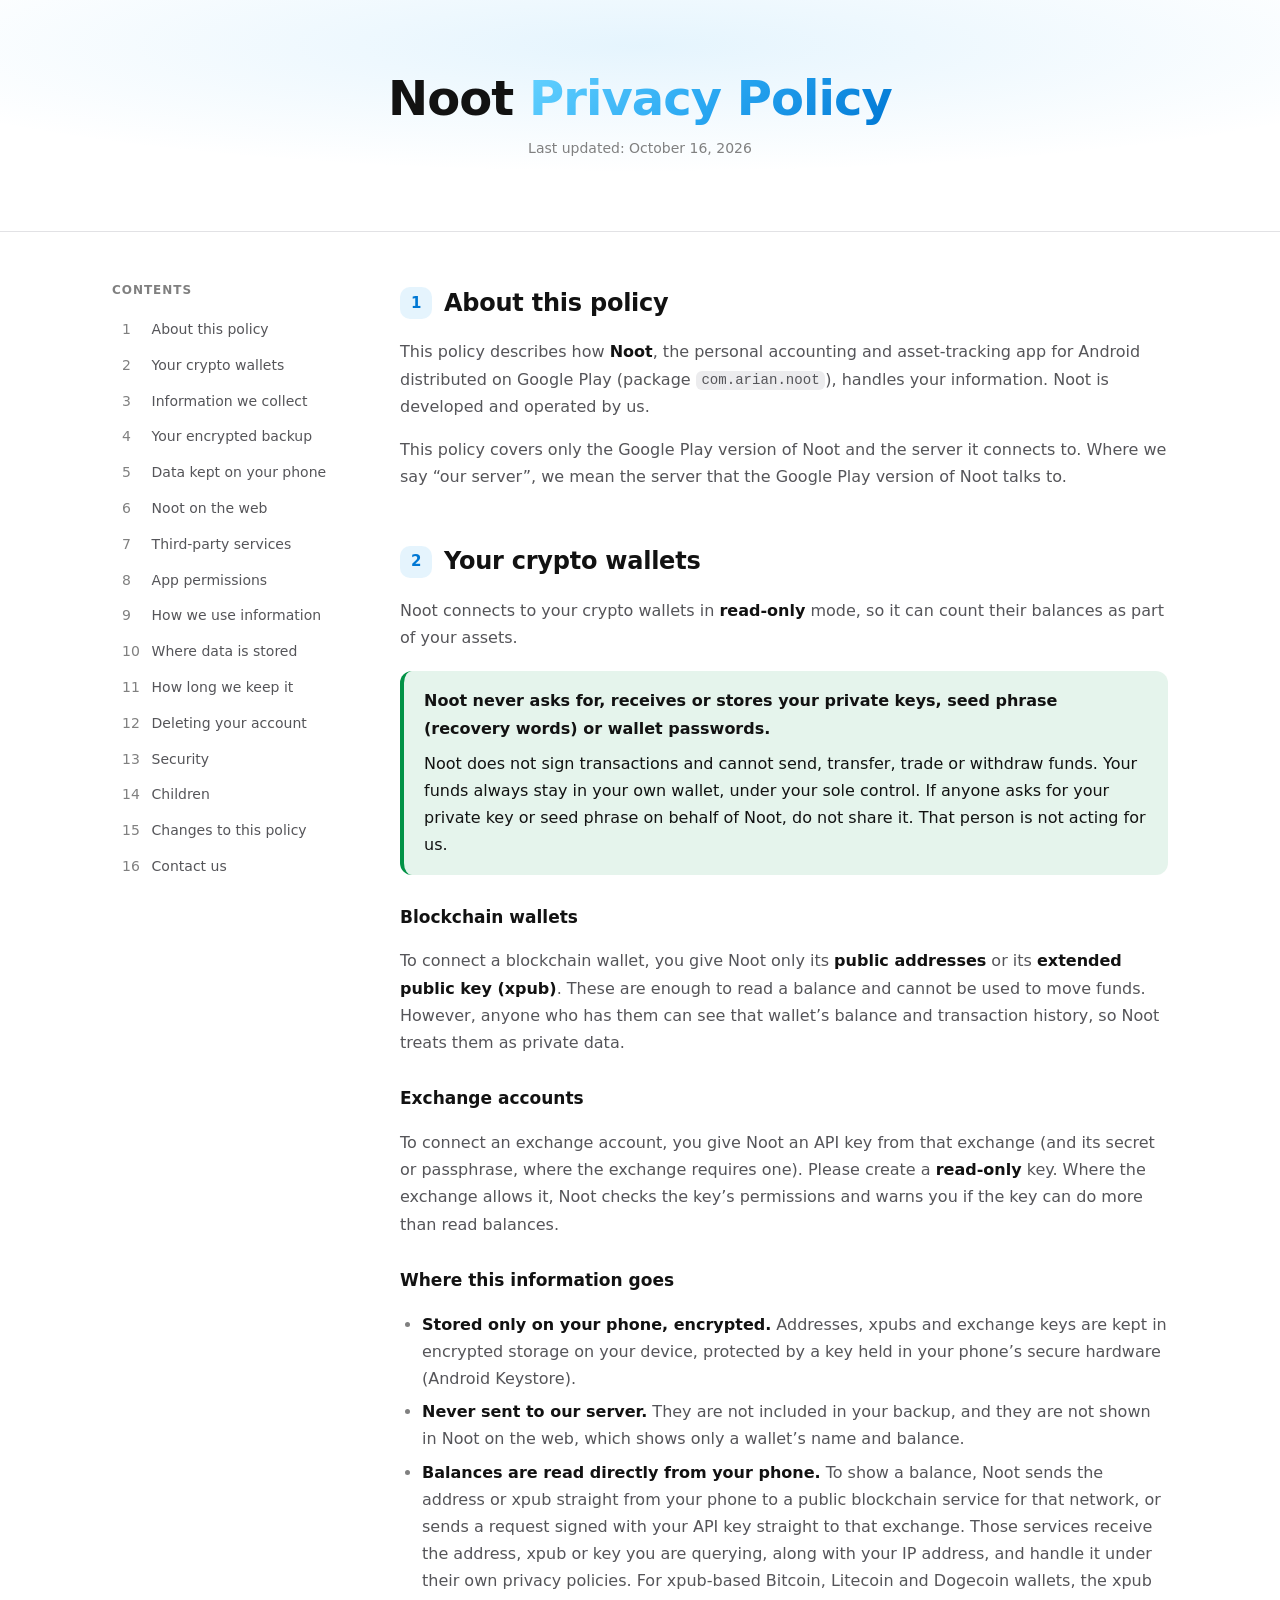
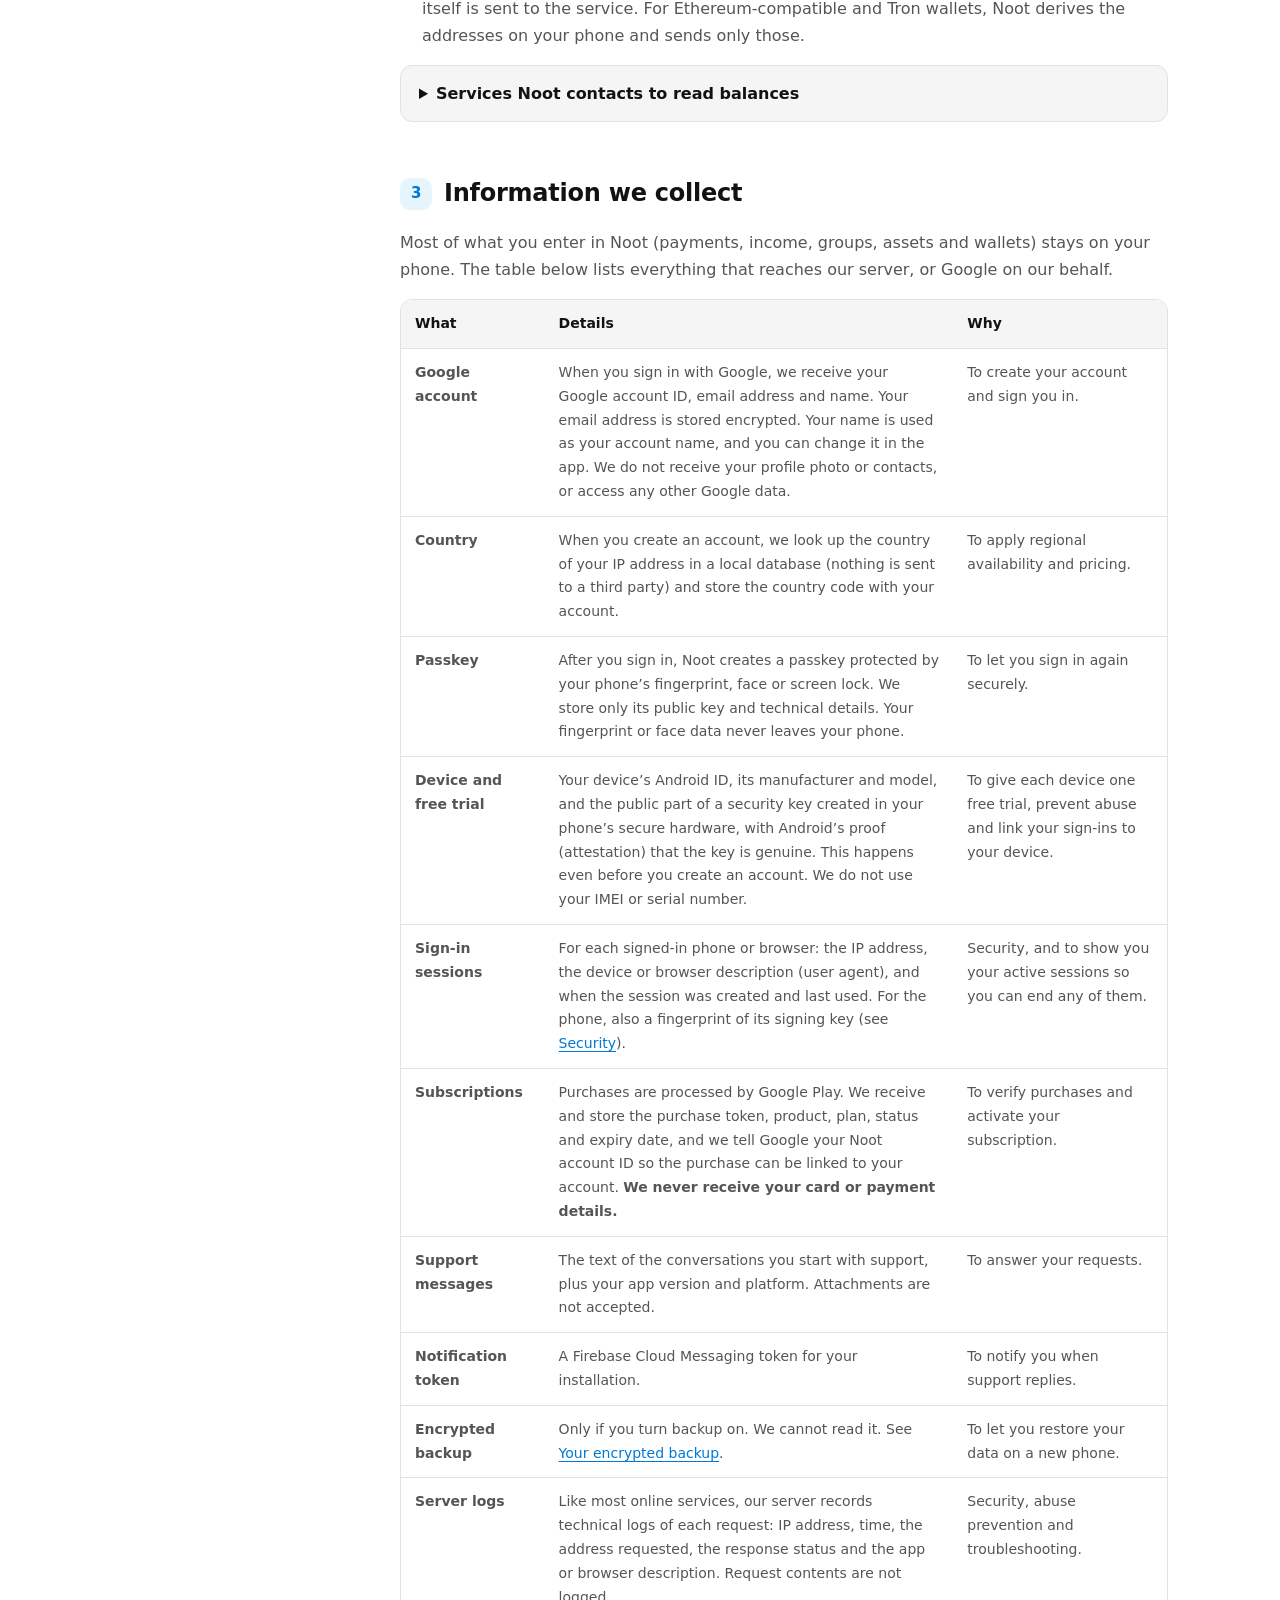
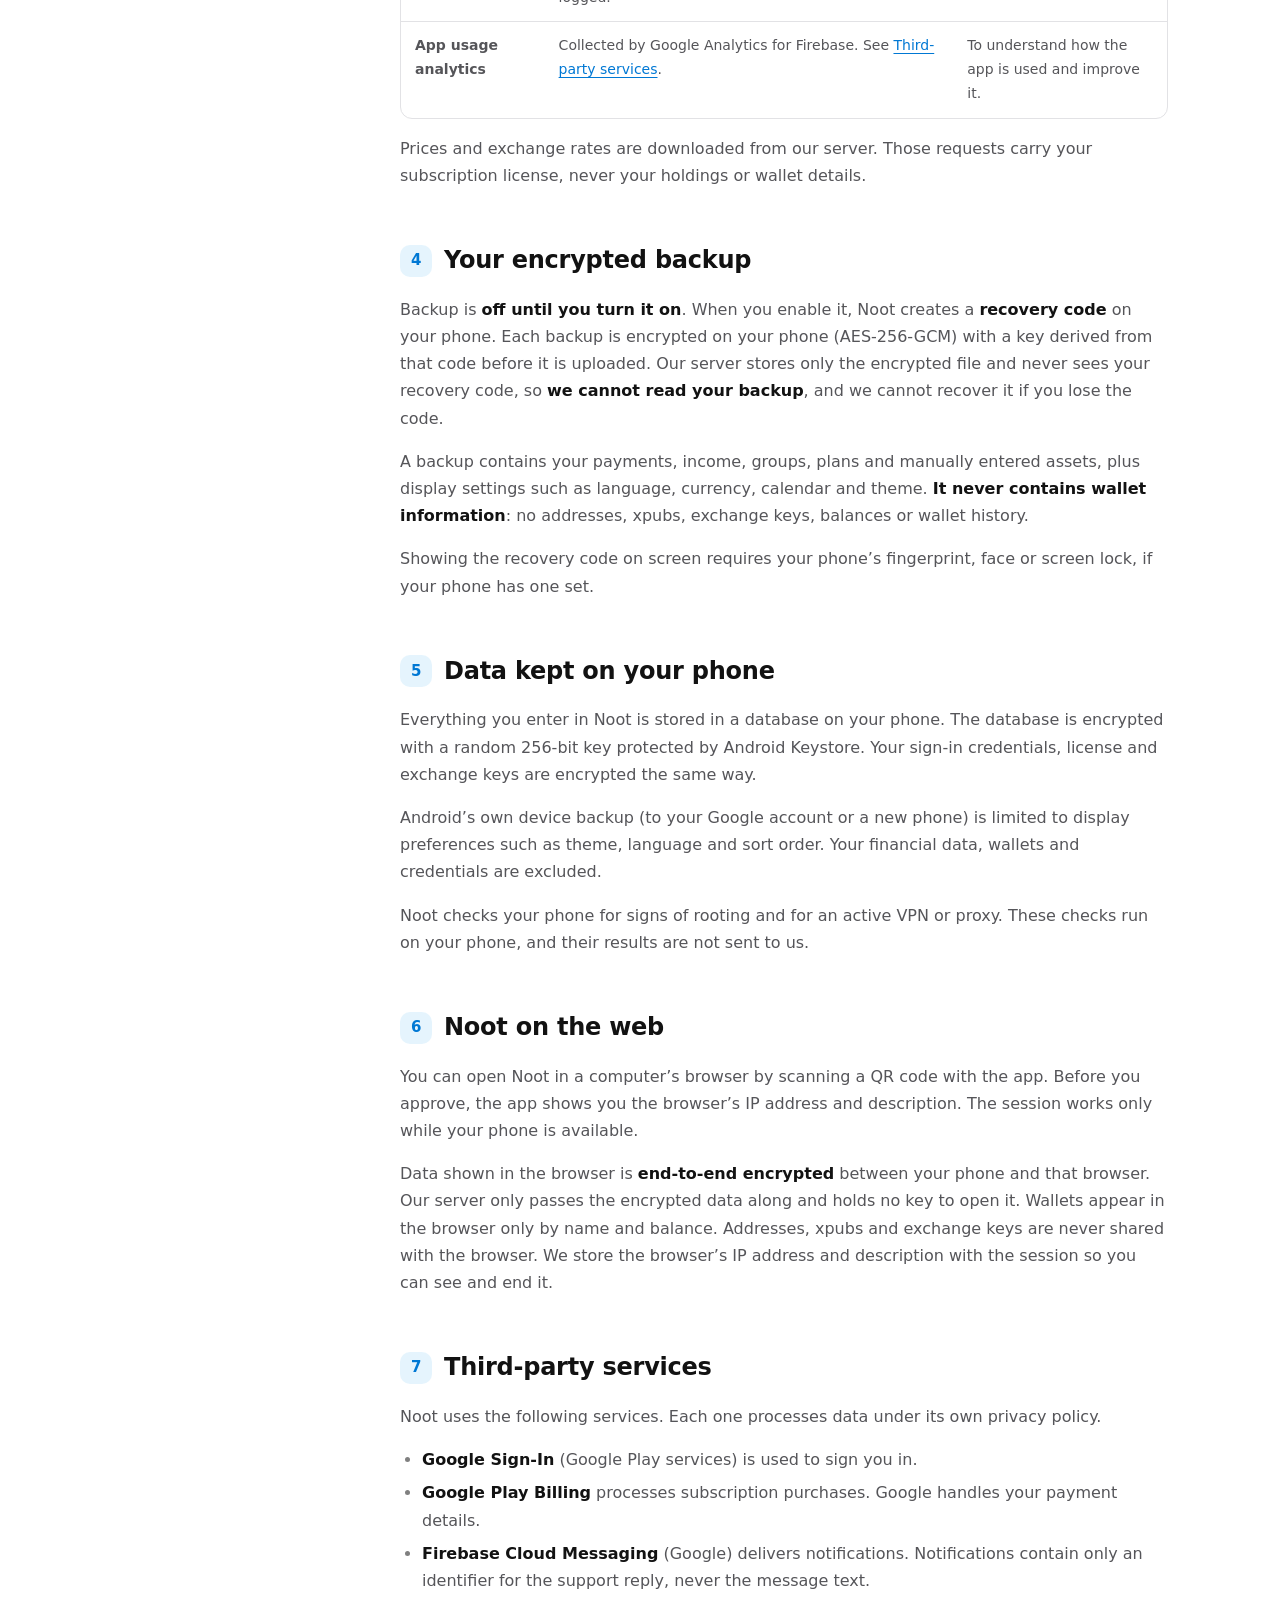
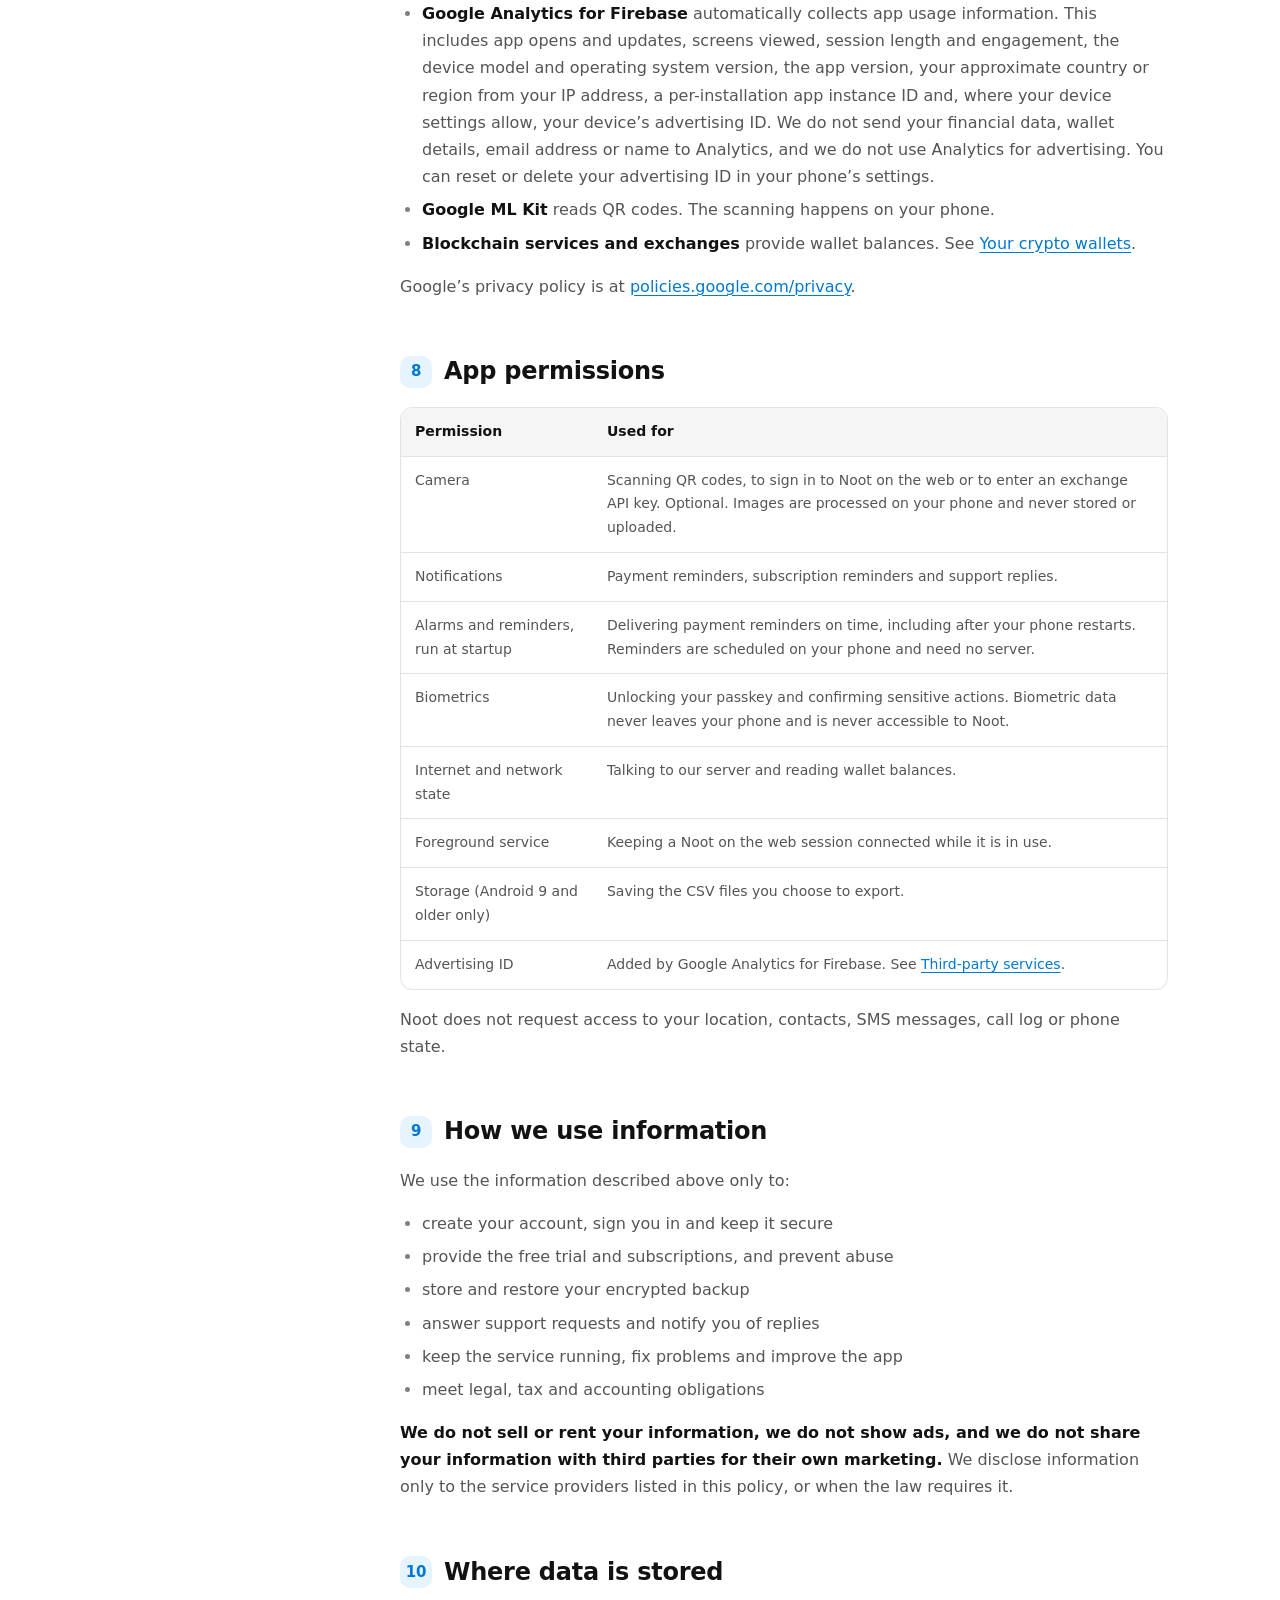
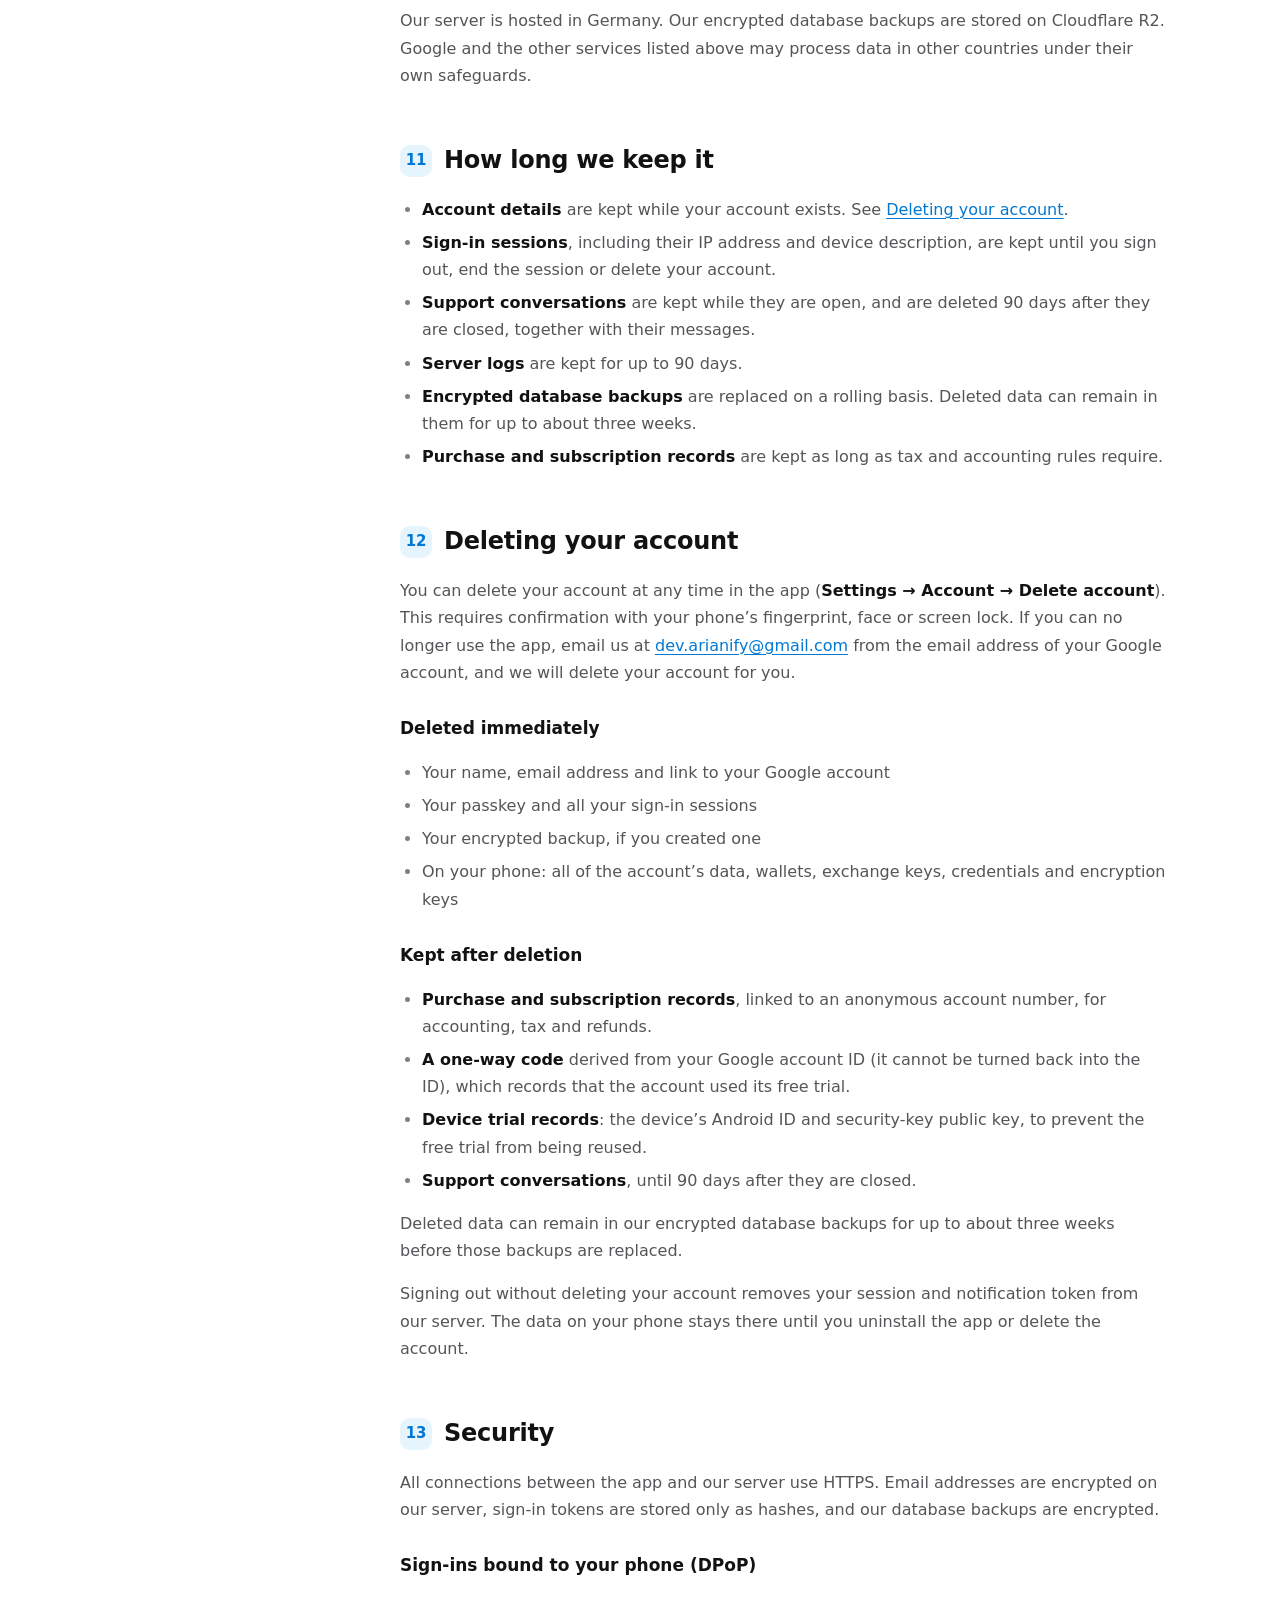
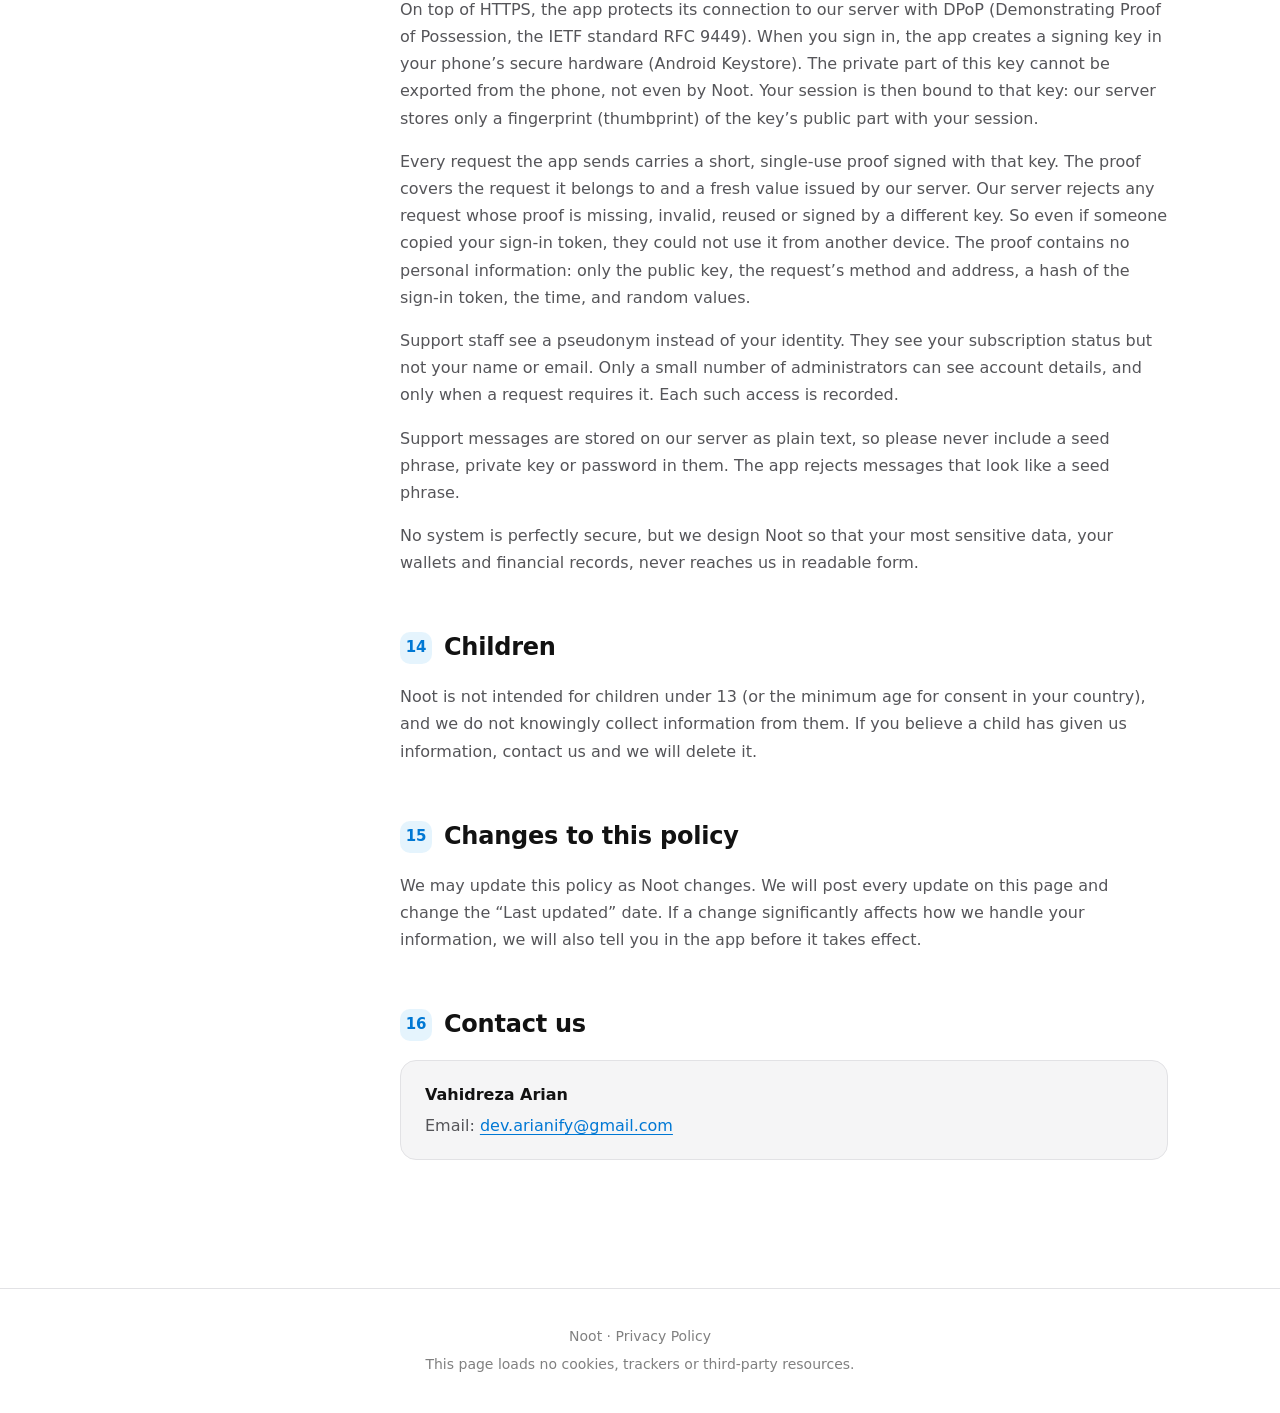
<file: index.html>
<!doctype html>
<html lang="en">
<head>
  <meta charset="utf-8">
  <meta name="viewport" content="width=device-width, initial-scale=1">
  <title>Noot Privacy Policy</title>
  <meta name="robots" content="noindex">
  <link rel="canonical" href="https://arianify.com/noot/privacy-policy/">
  <meta http-equiv="refresh" content="0; url=noot/privacy-policy/">
  <script>location.replace("noot/privacy-policy/" + location.hash);</script>
</head>
<body>
  <p><a href="noot/privacy-policy/">Noot Privacy Policy</a></p>
</body>
</html>
</file>
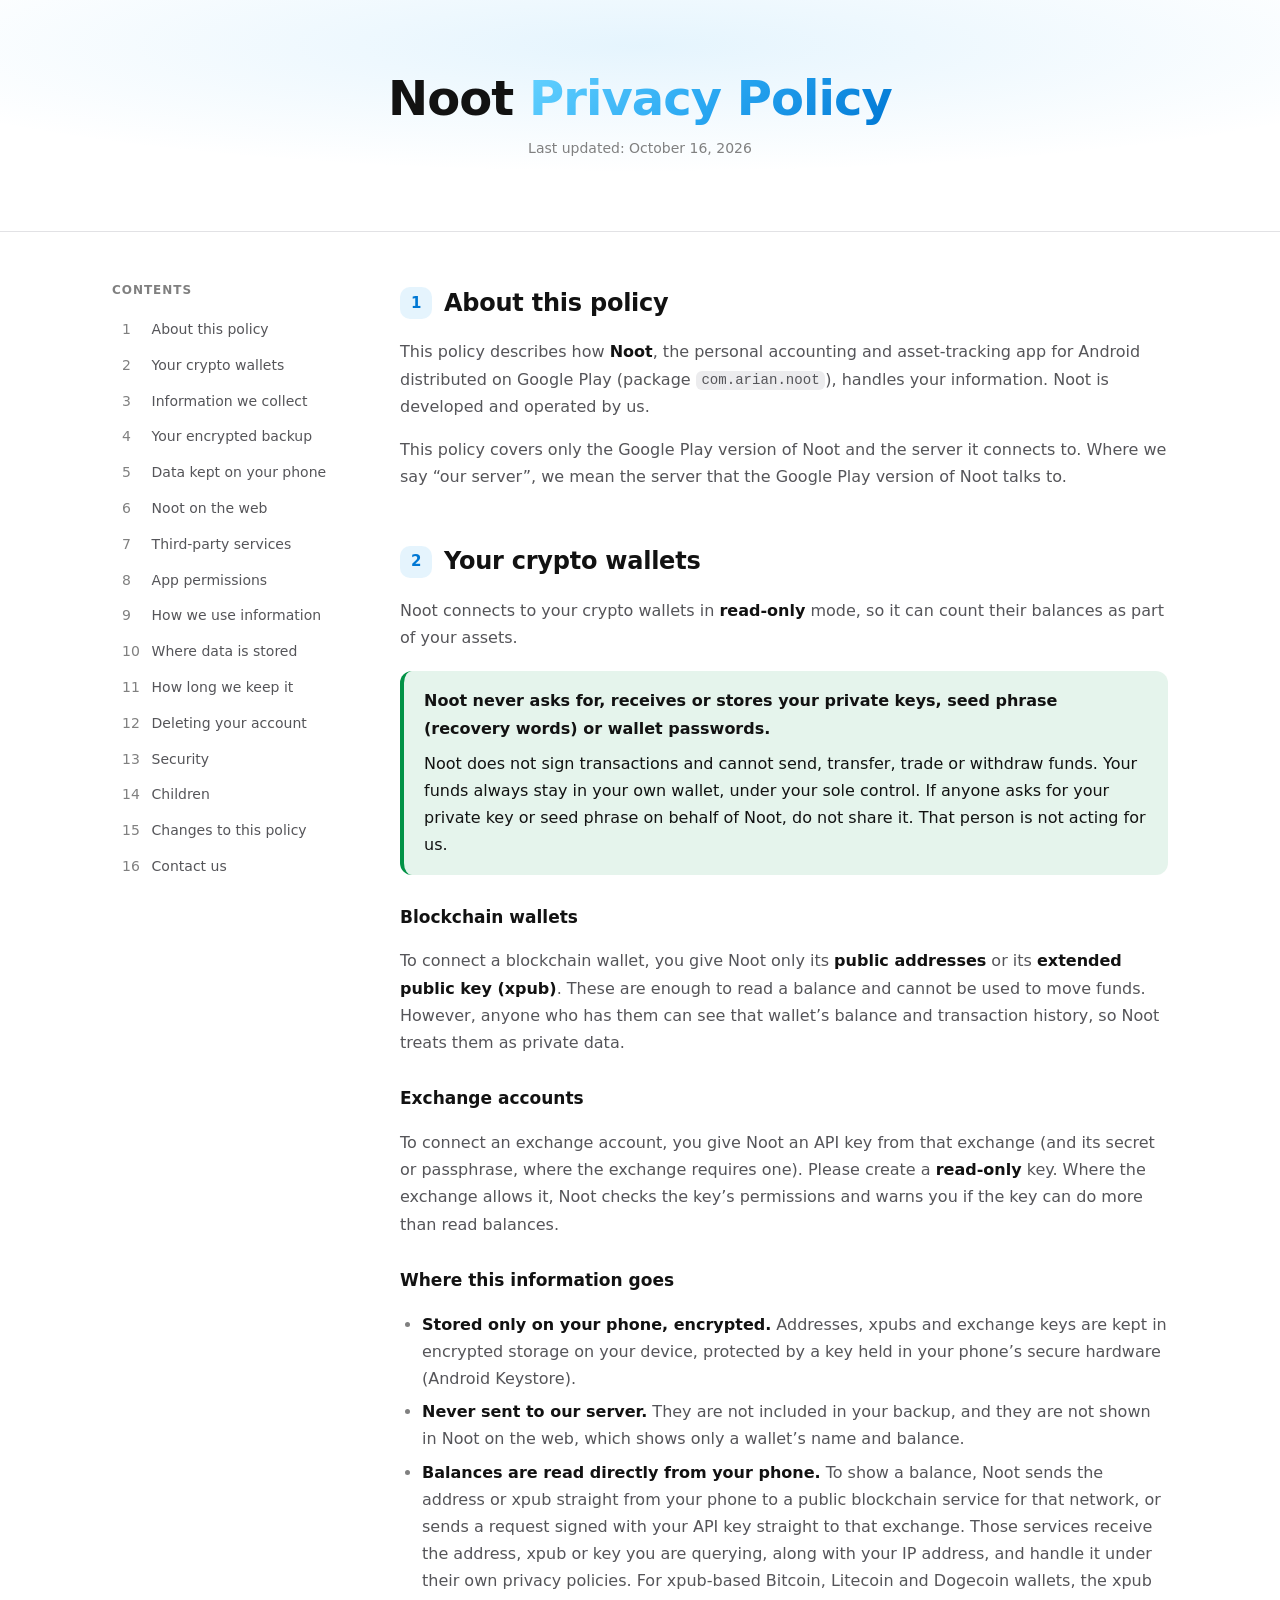
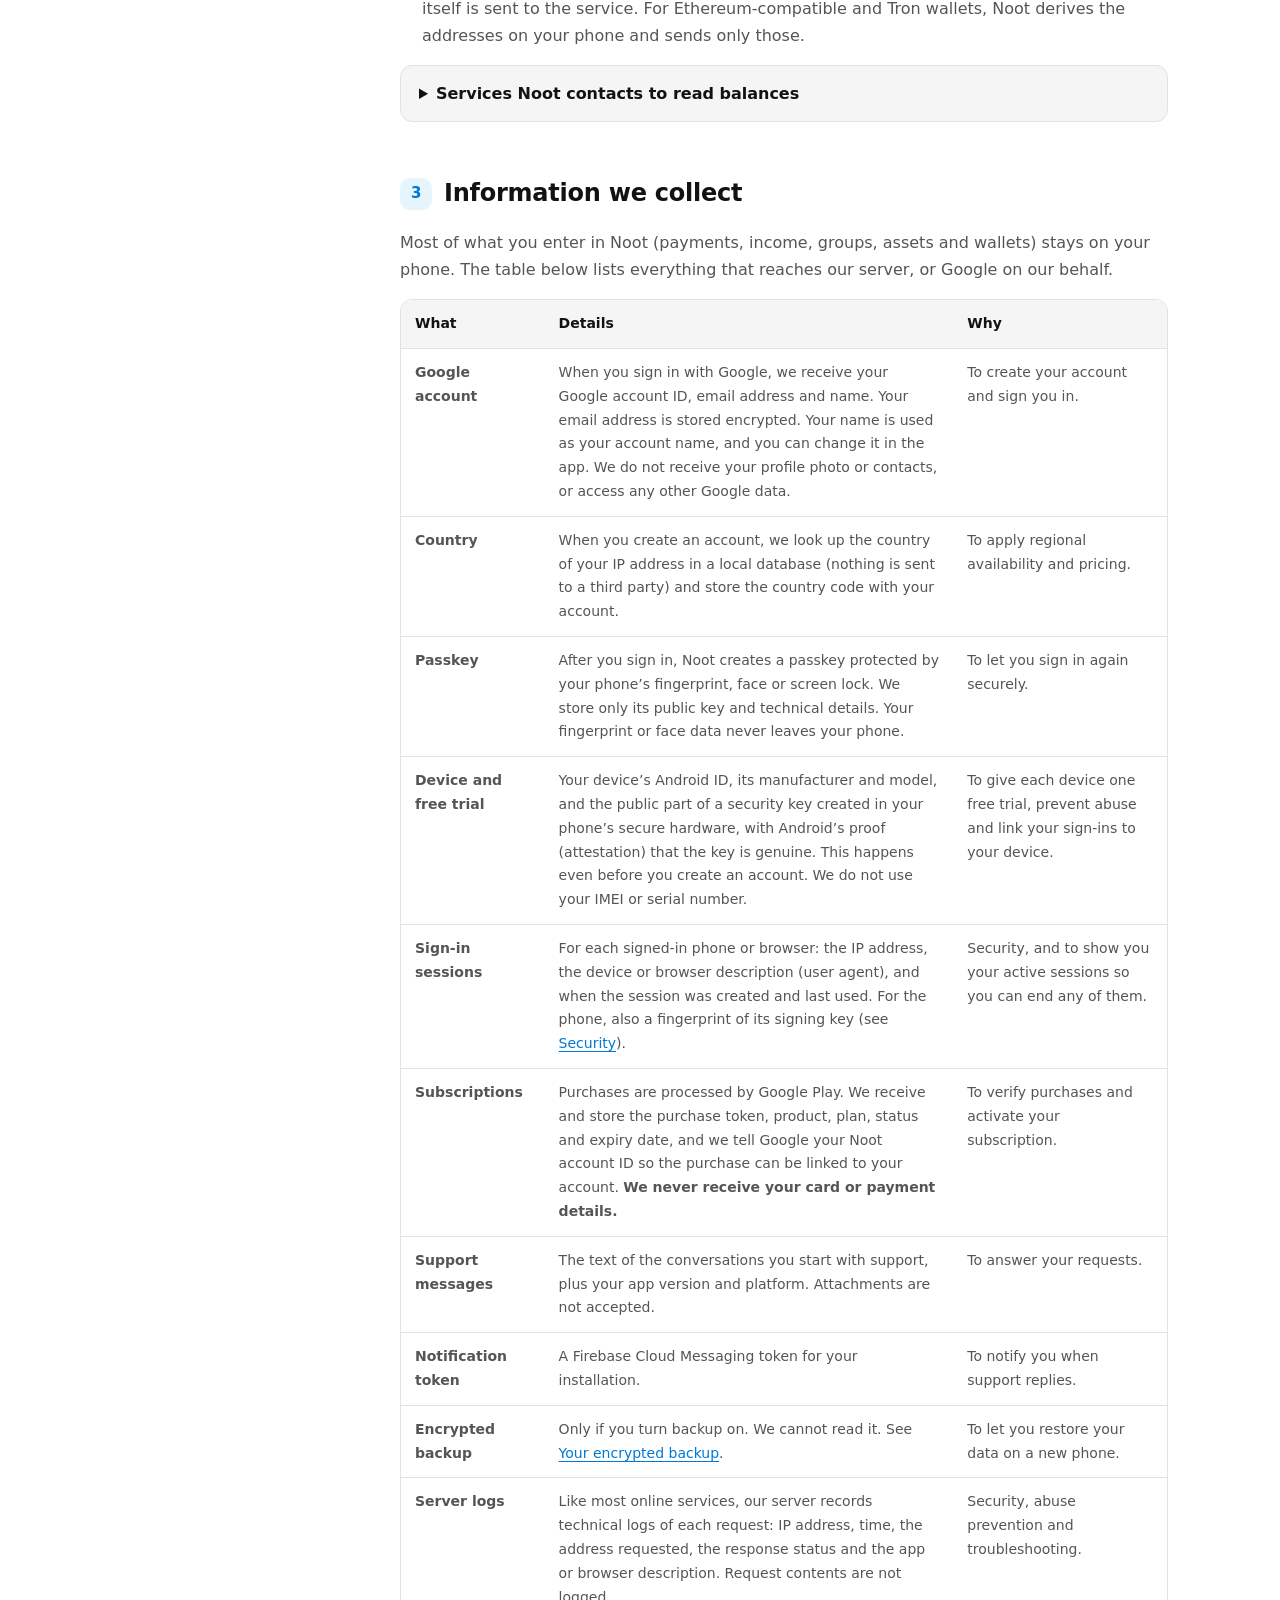
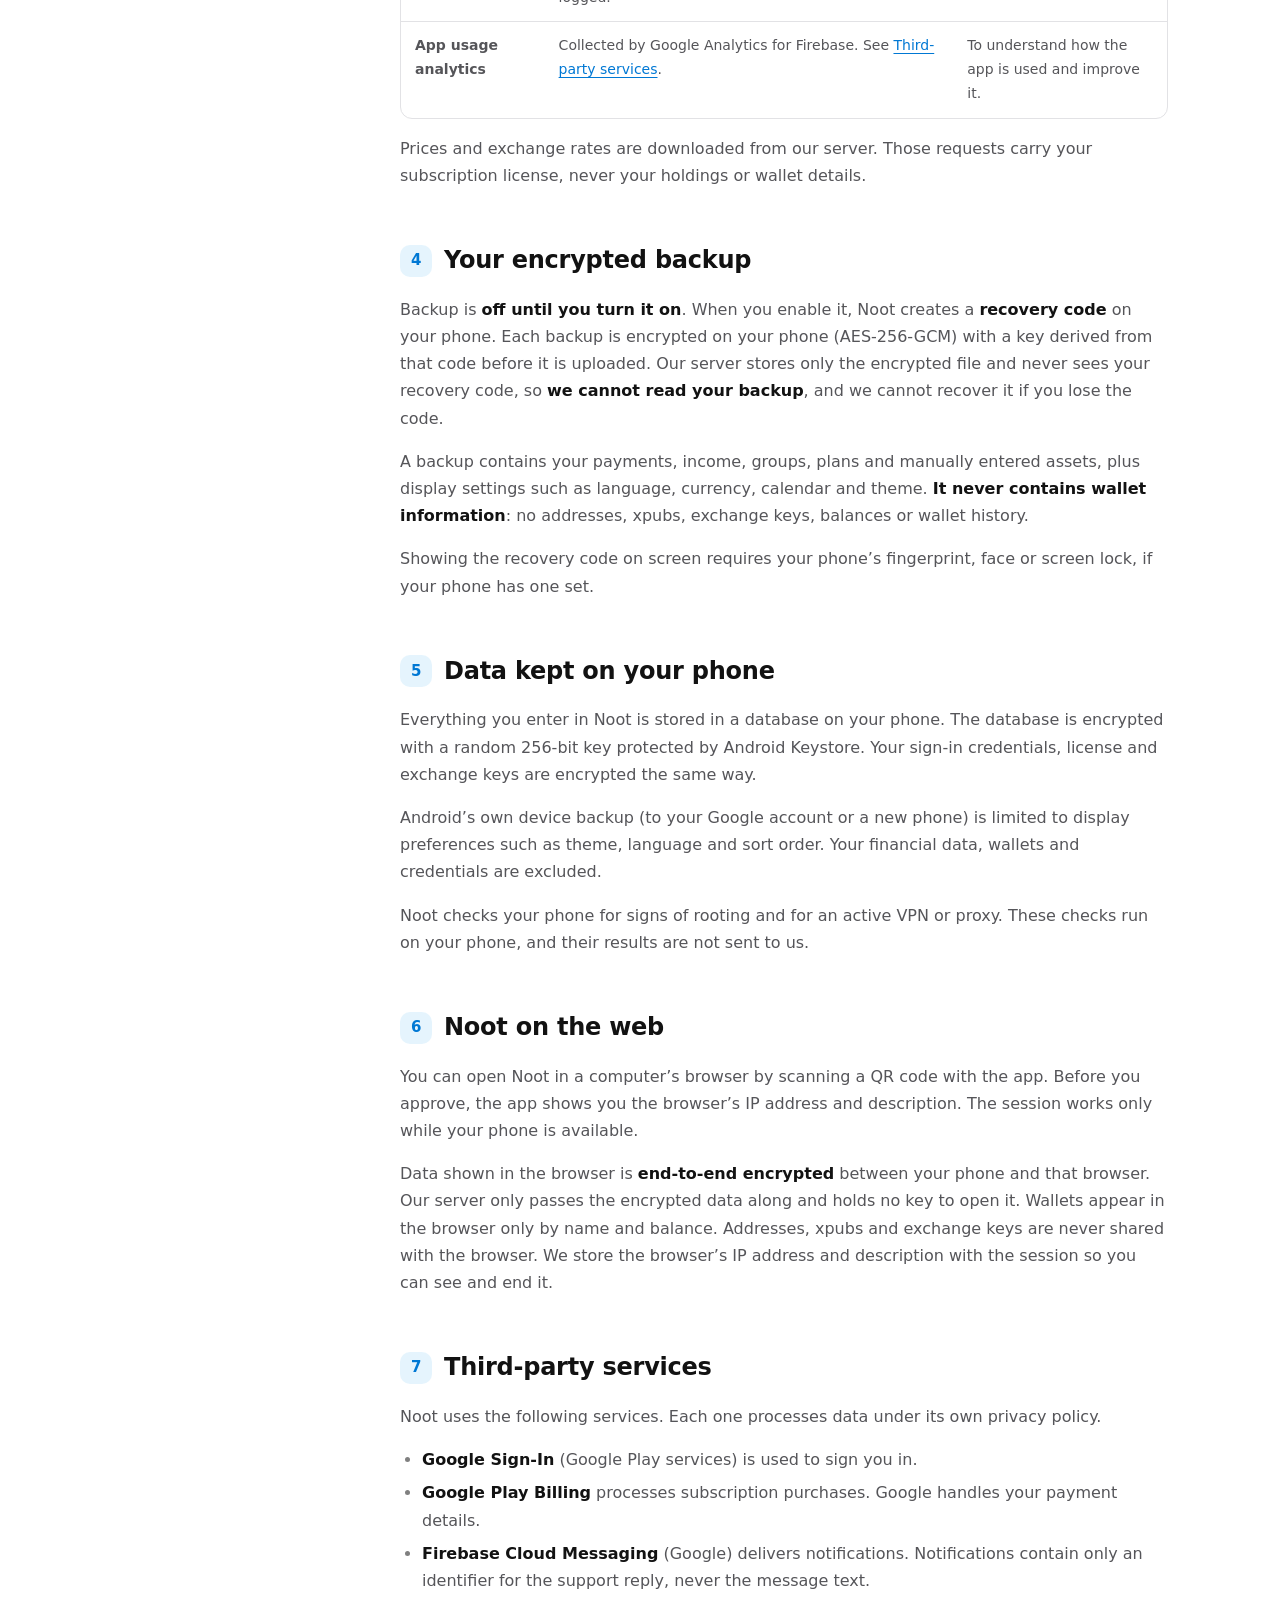
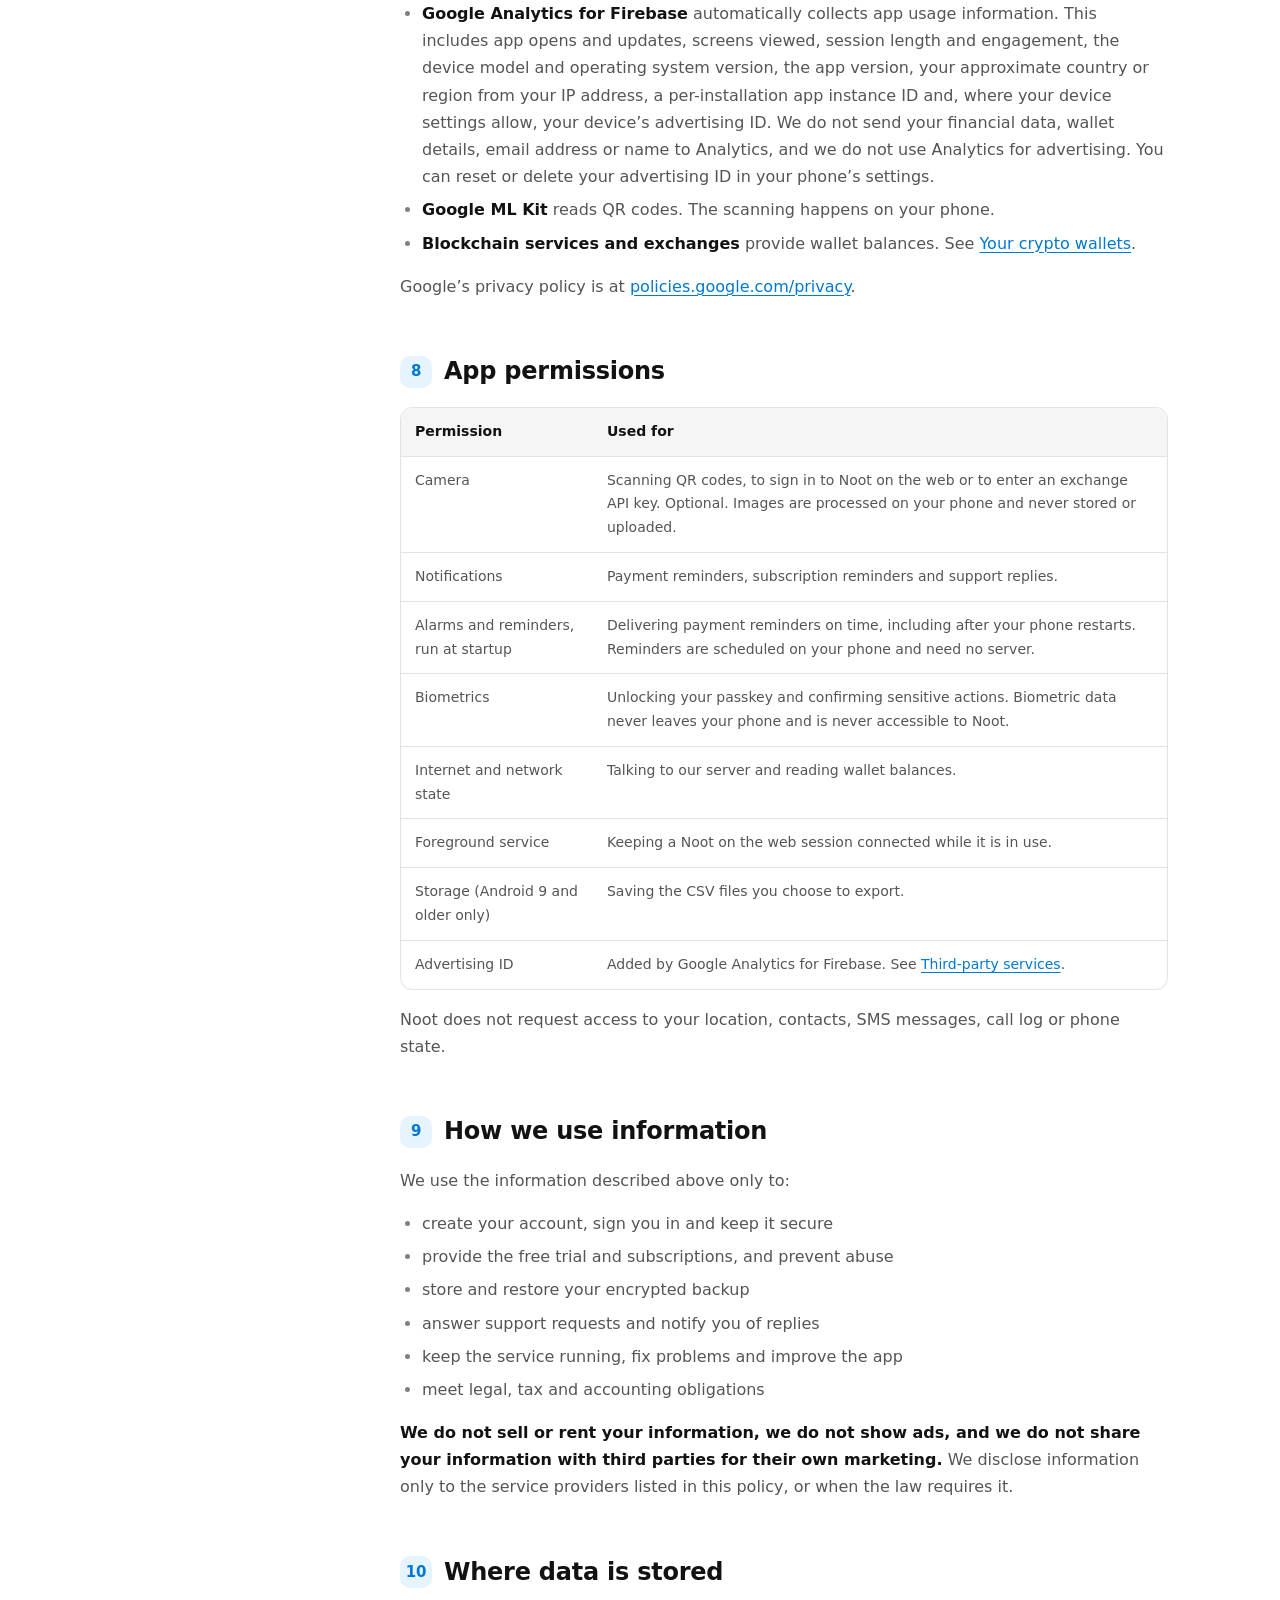
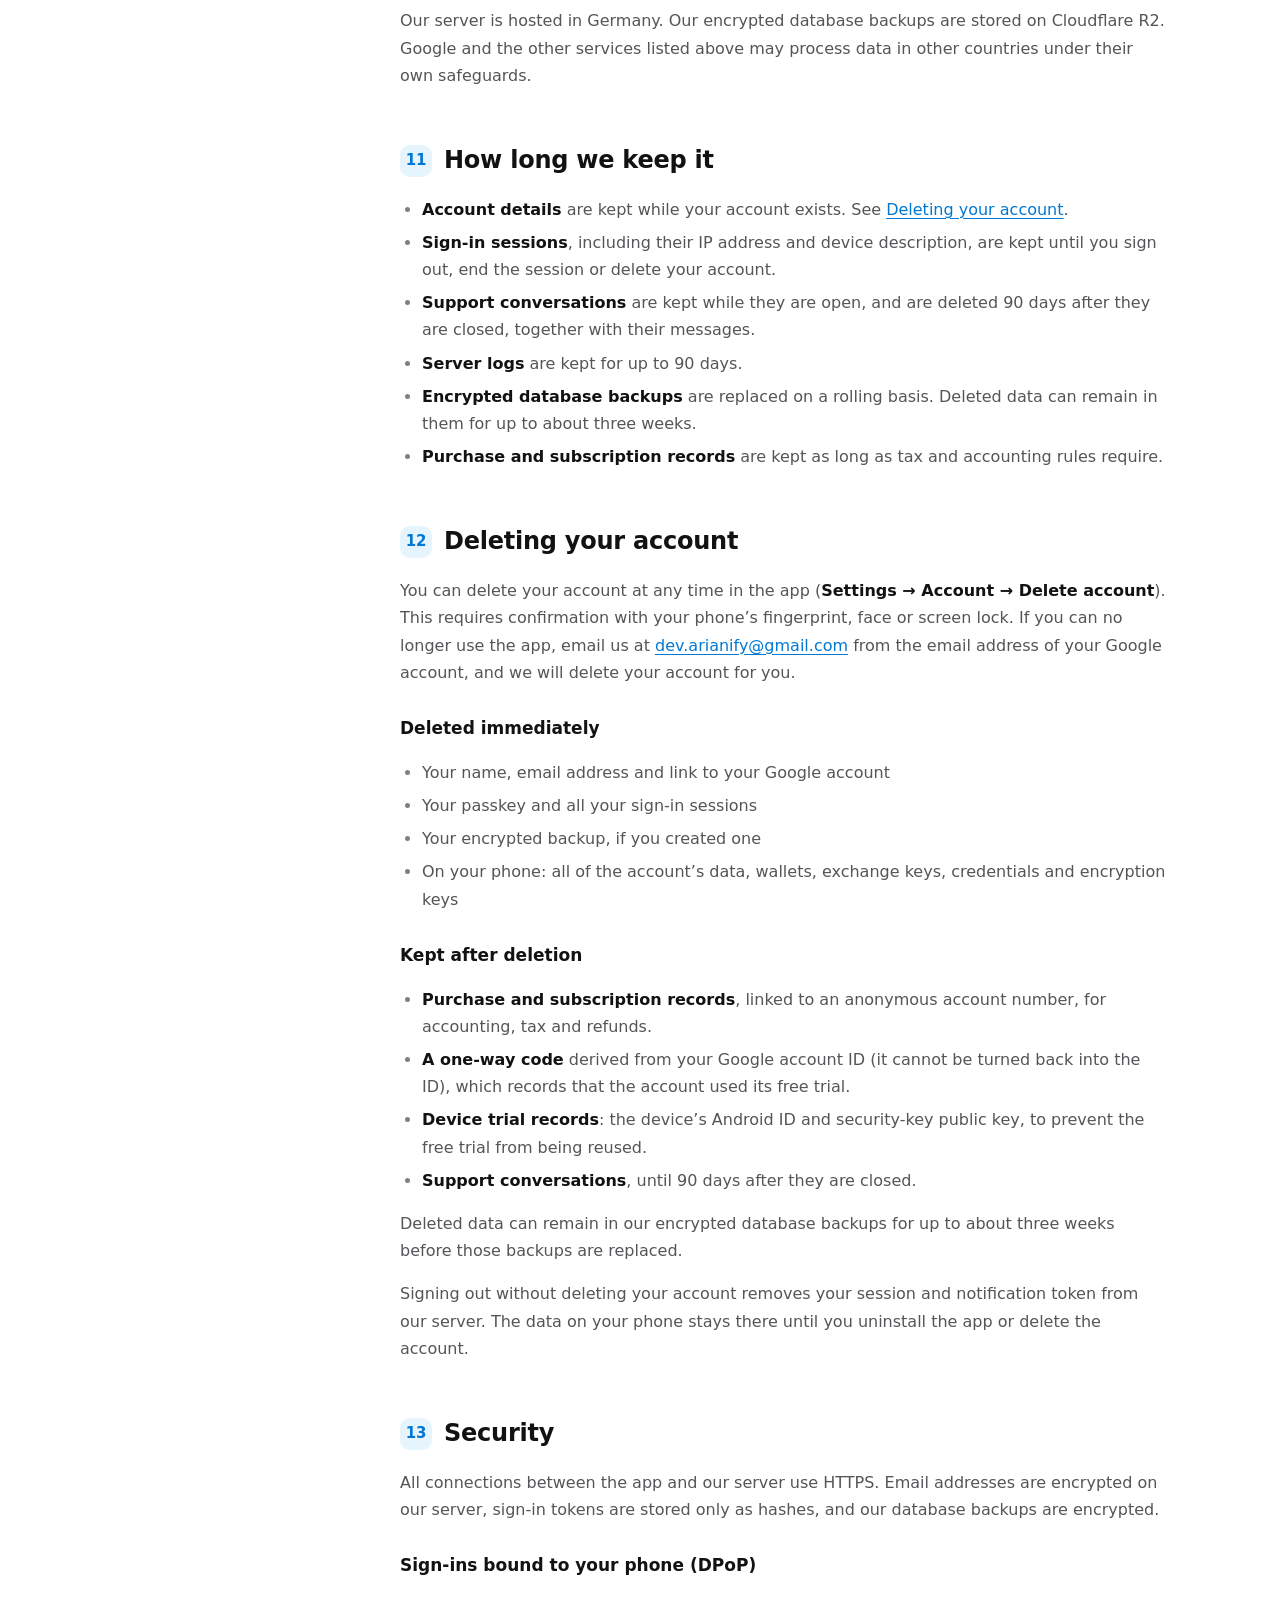
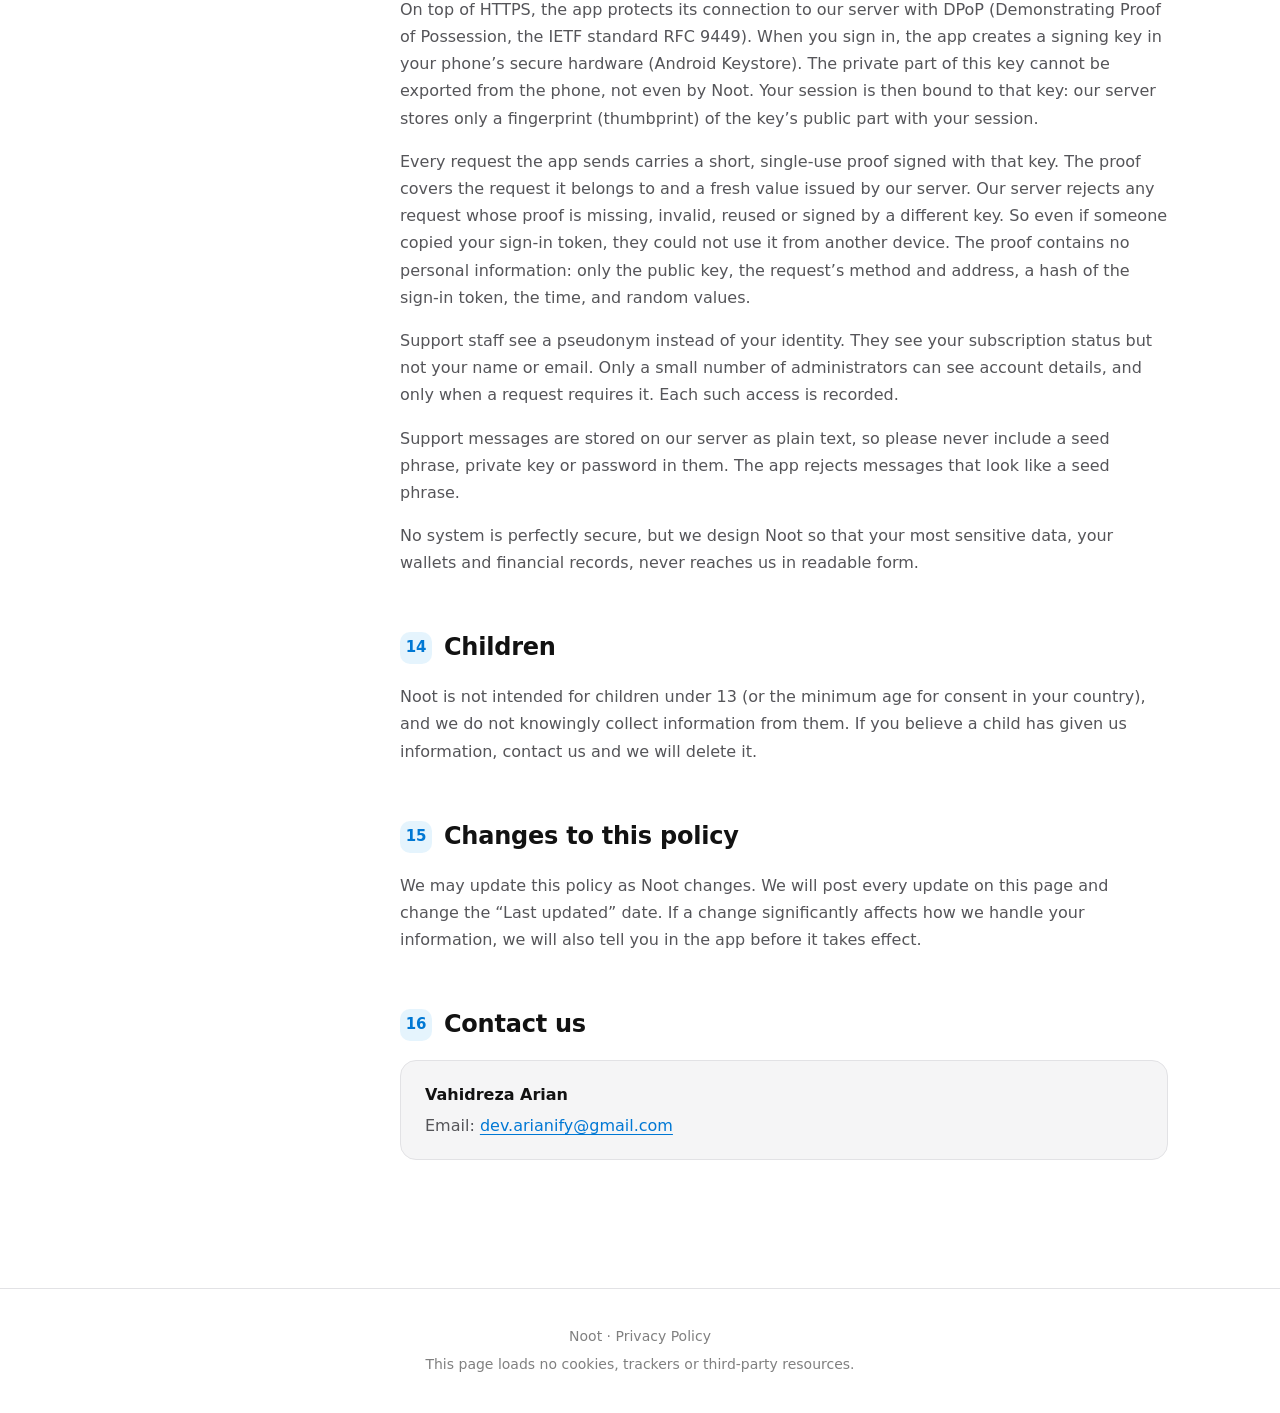
<file: noot/privacy-policy/index.html>
<!doctype html>
<html lang="en">
<head>
  <meta charset="utf-8">
  <meta name="viewport" content="width=device-width, initial-scale=1">
  <title>Noot Privacy Policy</title>
  <meta name="description" content="How the Noot app for Android, distributed on Google Play, collects, uses, stores and deletes your information.">
  <link rel="canonical" href="https://arianify.com/noot/privacy-policy/">
  <meta name="color-scheme" content="light dark">
  <meta name="theme-color" content="#ffffff" media="(prefers-color-scheme: light)">
  <meta name="theme-color" content="#161616" media="(prefers-color-scheme: dark)">
  <meta property="og:type" content="article">
  <meta property="og:title" content="Noot Privacy Policy">
  <meta property="og:description" content="How the Noot app collects, uses, stores and deletes your information.">
  <link rel="icon" href="../../assets/favicon.svg?v=2" type="image/svg+xml">
  <link rel="stylesheet" href="../../assets/style.css">
</head>
<body>

<header class="hero">
  <h1>Noot <span>Privacy Policy</span></h1>
  <p class="dates">Last updated: October 16, 2026</p>
</header>

<div class="layout">
  <nav class="toc" aria-label="Contents">
    <h2>Contents</h2>
    <ol>
      <li><a href="#about">About this policy</a></li>
      <li><a href="#wallets">Your crypto wallets</a></li>
      <li><a href="#collect">Information we collect</a></li>
      <li><a href="#backup">Your encrypted backup</a></li>
      <li><a href="#device">Data kept on your phone</a></li>
      <li><a href="#web">Noot on the web</a></li>
      <li><a href="#third-parties">Third-party services</a></li>
      <li><a href="#permissions">App permissions</a></li>
      <li><a href="#use">How we use information</a></li>
      <li><a href="#storage">Where data is stored</a></li>
      <li><a href="#retention">How long we keep it</a></li>
      <li><a href="#deletion">Deleting your account</a></li>
      <li><a href="#security">Security</a></li>
      <li><a href="#children">Children</a></li>
      <li><a href="#changes">Changes to this policy</a></li>
      <li><a href="#contact">Contact us</a></li>
    </ol>
  </nav>

  <main>
    <!-- 1 -->
    <section class="policy" id="about">
      <h2>About this policy</h2>
      <p>This policy describes how <strong>Noot</strong>, the personal accounting and asset-tracking app for Android distributed on Google Play (package <code>com.arian.noot</code>), handles your information. Noot is developed and operated by us.</p>
      <p>This policy covers only the Google Play version of Noot and the server it connects to. Where we say “our server”, we mean the server that the Google Play version of Noot talks to.</p>
    </section>

    <!-- 2 -->
    <section class="policy" id="wallets">
      <h2>Your crypto wallets</h2>
      <p>Noot connects to your crypto wallets in <strong>read-only</strong> mode, so it can count their balances as part of your assets.</p>

      <div class="callout">
        <p><strong>Noot never asks for, receives or stores your private keys, seed phrase (recovery words) or wallet passwords.</strong></p>
        <p>Noot does not sign transactions and cannot send, transfer, trade or withdraw funds. Your funds always stay in your own wallet, under your sole control. If anyone asks for your private key or seed phrase on behalf of Noot, do not share it. That person is not acting for us.</p>
      </div>

      <h3>Blockchain wallets</h3>
      <p>To connect a blockchain wallet, you give Noot only its <strong>public addresses</strong> or its <strong>extended public key (xpub)</strong>. These are enough to read a balance and cannot be used to move funds. However, anyone who has them can see that wallet’s balance and transaction history, so Noot treats them as private data.</p>

      <h3>Exchange accounts</h3>
      <p>To connect an exchange account, you give Noot an API key from that exchange (and its secret or passphrase, where the exchange requires one). Please create a <strong>read-only</strong> key. Where the exchange allows it, Noot checks the key’s permissions and warns you if the key can do more than read balances.</p>

      <h3>Where this information goes</h3>
      <ul>
        <li><strong>Stored only on your phone, encrypted.</strong> Addresses, xpubs and exchange keys are kept in encrypted storage on your device, protected by a key held in your phone’s secure hardware (Android Keystore).</li>
        <li><strong>Never sent to our server.</strong> They are not included in your backup, and they are not shown in Noot on the web, which shows only a wallet’s name and balance.</li>
        <li><strong>Balances are read directly from your phone.</strong> To show a balance, Noot sends the address or xpub straight from your phone to a public blockchain service for that network, or sends a request signed with your API key straight to that exchange. Those services receive the address, xpub or key you are querying, along with your IP address, and handle it under their own privacy policies. For xpub-based Bitcoin, Litecoin and Dogecoin wallets, the xpub itself is sent to the service. For Ethereum-compatible and Tron wallets, Noot derives the addresses on your phone and sends only those.</li>
      </ul>

      <details>
        <summary>Services Noot contacts to read balances</summary>
        <div>
          <p><strong>Ethereum-compatible networks</strong> (Ethereum, BNB Chain, Avalanche, Polygon, Arbitrum, Optimism, Base, Linea, Scroll, zkSync, Blast, Mantle, Gnosis): public RPC nodes run by PublicNode, dRPC, 1RPC, LlamaRPC and MeowRPC, and the networks’ own public endpoints. The same address is checked on each of these networks.</p>
          <p><strong>Bitcoin:</strong> Trezor Blockbook servers (for xpubs), Blockstream (blockstream.info) and mempool.space (for addresses).</p>
          <p><strong>Litecoin and Dogecoin:</strong> Atomic Wallet Blockbook servers (for xpubs) and Blockchair (for addresses).</p>
          <p><strong>Solana:</strong> the Solana Foundation’s public endpoint and PublicNode. <strong>XRP:</strong> Ripple’s public servers and xrplcluster.com. <strong>Tron:</strong> TronGrid. <strong>TON:</strong> TonAPI. <strong>Cardano:</strong> Koios. <strong>Stellar:</strong> the Stellar Development Foundation’s Horizon server. <strong>Filecoin:</strong> Filfox and Glif.</p>
          <p><strong>Exchanges:</strong> Binance, Coinbase, OKX and Blockchain.com.</p>
          <p><strong>DNS fallback:</strong> if your network cannot look up an exchange’s address, Noot may look it up through Cloudflare (1.1.1.1) or Google (8.8.8.8) public DNS. These services see only the exchange’s host name.</p>
        </div>
      </details>
    </section>

    <!-- 3 -->
    <section class="policy" id="collect">
      <h2>Information we collect</h2>
      <p>Most of what you enter in Noot (payments, income, groups, assets and wallets) stays on your phone. The table below lists everything that reaches our server, or Google on our behalf.</p>

      <div class="table-wrap">
        <table>
          <thead><tr><th>What</th><th>Details</th><th>Why</th></tr></thead>
          <tbody>
            <tr>
              <td><strong>Google account</strong></td>
              <td>When you sign in with Google, we receive your Google account ID, email address and name. Your email address is stored encrypted. Your name is used as your account name, and you can change it in the app. We do not receive your profile photo or contacts, or access any other Google data.</td>
              <td>To create your account and sign you in.</td>
            </tr>
            <tr>
              <td><strong>Country</strong></td>
              <td>When you create an account, we look up the country of your IP address in a local database (nothing is sent to a third party) and store the country code with your account.</td>
              <td>To apply regional availability and pricing.</td>
            </tr>
            <tr>
              <td><strong>Passkey</strong></td>
              <td>After you sign in, Noot creates a passkey protected by your phone’s fingerprint, face or screen lock. We store only its public key and technical details. Your fingerprint or face data never leaves your phone.</td>
              <td>To let you sign in again securely.</td>
            </tr>
            <tr>
              <td><strong>Device and free trial</strong></td>
              <td>Your device’s Android ID, its manufacturer and model, and the public part of a security key created in your phone’s secure hardware, with Android’s proof (attestation) that the key is genuine. This happens even before you create an account. We do not use your IMEI or serial number.</td>
              <td>To give each device one free trial, prevent abuse and link your sign-ins to your device.</td>
            </tr>
            <tr>
              <td><strong>Sign-in sessions</strong></td>
              <td>For each signed-in phone or browser: the IP address, the device or browser description (user agent), and when the session was created and last used. For the phone, also a fingerprint of its signing key (see <a href="#security">Security</a>).</td>
              <td>Security, and to show you your active sessions so you can end any of them.</td>
            </tr>
            <tr>
              <td><strong>Subscriptions</strong></td>
              <td>Purchases are processed by Google Play. We receive and store the purchase token, product, plan, status and expiry date, and we tell Google your Noot account ID so the purchase can be linked to your account. <strong>We never receive your card or payment details.</strong></td>
              <td>To verify purchases and activate your subscription.</td>
            </tr>
            <tr>
              <td><strong>Support messages</strong></td>
              <td>The text of the conversations you start with support, plus your app version and platform. Attachments are not accepted.</td>
              <td>To answer your requests.</td>
            </tr>
            <tr>
              <td><strong>Notification token</strong></td>
              <td>A Firebase Cloud Messaging token for your installation.</td>
              <td>To notify you when support replies.</td>
            </tr>
            <tr>
              <td><strong>Encrypted backup</strong></td>
              <td>Only if you turn backup on. We cannot read it. See <a href="#backup">Your encrypted backup</a>.</td>
              <td>To let you restore your data on a new phone.</td>
            </tr>
            <tr>
              <td><strong>Server logs</strong></td>
              <td>Like most online services, our server records technical logs of each request: IP address, time, the address requested, the response status and the app or browser description. Request contents are not logged.</td>
              <td>Security, abuse prevention and troubleshooting.</td>
            </tr>
            <tr>
              <td><strong>App usage analytics</strong></td>
              <td>Collected by Google Analytics for Firebase. See <a href="#third-parties">Third-party services</a>.</td>
              <td>To understand how the app is used and improve it.</td>
            </tr>
          </tbody>
        </table>
      </div>

      <p>Prices and exchange rates are downloaded from our server. Those requests carry your subscription license, never your holdings or wallet details.</p>
    </section>

    <!-- 4 -->
    <section class="policy" id="backup">
      <h2>Your encrypted backup</h2>
      <p>Backup is <strong>off until you turn it on</strong>. When you enable it, Noot creates a <strong>recovery code</strong> on your phone. Each backup is encrypted on your phone (AES-256-GCM) with a key derived from that code before it is uploaded. Our server stores only the encrypted file and never sees your recovery code, so <strong>we cannot read your backup</strong>, and we cannot recover it if you lose the code.</p>
      <p>A backup contains your payments, income, groups, plans and manually entered assets, plus display settings such as language, currency, calendar and theme. <strong>It never contains wallet information</strong>: no addresses, xpubs, exchange keys, balances or wallet history.</p>
      <p>Showing the recovery code on screen requires your phone’s fingerprint, face or screen lock, if your phone has one set.</p>
    </section>

    <!-- 5 -->
    <section class="policy" id="device">
      <h2>Data kept on your phone</h2>
      <p>Everything you enter in Noot is stored in a database on your phone. The database is encrypted with a random 256-bit key protected by Android Keystore. Your sign-in credentials, license and exchange keys are encrypted the same way.</p>
      <p>Android’s own device backup (to your Google account or a new phone) is limited to display preferences such as theme, language and sort order. Your financial data, wallets and credentials are excluded.</p>
      <p>Noot checks your phone for signs of rooting and for an active VPN or proxy. These checks run on your phone, and their results are not sent to us.</p>
    </section>

    <!-- 6 -->
    <section class="policy" id="web">
      <h2>Noot on the web</h2>
      <p>You can open Noot in a computer’s browser by scanning a QR code with the app. Before you approve, the app shows you the browser’s IP address and description. The session works only while your phone is available.</p>
      <p>Data shown in the browser is <strong>end-to-end encrypted</strong> between your phone and that browser. Our server only passes the encrypted data along and holds no key to open it. Wallets appear in the browser only by name and balance. Addresses, xpubs and exchange keys are never shared with the browser. We store the browser’s IP address and description with the session so you can see and end it.</p>
    </section>

    <!-- 7 -->
    <section class="policy" id="third-parties">
      <h2>Third-party services</h2>
      <p>Noot uses the following services. Each one processes data under its own privacy policy.</p>
      <ul>
        <li><strong>Google Sign-In</strong> (Google Play services) is used to sign you in.</li>
        <li><strong>Google Play Billing</strong> processes subscription purchases. Google handles your payment details.</li>
        <li><strong>Firebase Cloud Messaging</strong> (Google) delivers notifications. Notifications contain only an identifier for the support reply, never the message text.</li>
        <li><strong>Google Analytics for Firebase</strong> automatically collects app usage information. This includes app opens and updates, screens viewed, session length and engagement, the device model and operating system version, the app version, your approximate country or region from your IP address, a per-installation app instance ID and, where your device settings allow, your device’s advertising ID. We do not send your financial data, wallet details, email address or name to Analytics, and we do not use Analytics for advertising. You can reset or delete your advertising ID in your phone’s settings.</li>
        <li><strong>Google ML Kit</strong> reads QR codes. The scanning happens on your phone.</li>
        <li><strong>Blockchain services and exchanges</strong> provide wallet balances. See <a href="#wallets">Your crypto wallets</a>.</li>
      </ul>
      <p>Google’s privacy policy is at <a href="https://policies.google.com/privacy">policies.google.com/privacy</a>.</p>
    </section>

    <!-- 8 -->
    <section class="policy" id="permissions">
      <h2>App permissions</h2>
      <div class="table-wrap">
        <table>
          <thead><tr><th>Permission</th><th>Used for</th></tr></thead>
          <tbody>
            <tr><td>Camera</td><td>Scanning QR codes, to sign in to Noot on the web or to enter an exchange API key. Optional. Images are processed on your phone and never stored or uploaded.</td></tr>
            <tr><td>Notifications</td><td>Payment reminders, subscription reminders and support replies.</td></tr>
            <tr><td>Alarms and reminders, run at startup</td><td>Delivering payment reminders on time, including after your phone restarts. Reminders are scheduled on your phone and need no server.</td></tr>
            <tr><td>Biometrics</td><td>Unlocking your passkey and confirming sensitive actions. Biometric data never leaves your phone and is never accessible to Noot.</td></tr>
            <tr><td>Internet and network state</td><td>Talking to our server and reading wallet balances.</td></tr>
            <tr><td>Foreground service</td><td>Keeping a Noot on the web session connected while it is in use.</td></tr>
            <tr><td>Storage (Android 9 and older only)</td><td>Saving the CSV files you choose to export.</td></tr>
            <tr><td>Advertising ID</td><td>Added by Google Analytics for Firebase. See <a href="#third-parties">Third-party services</a>.</td></tr>
          </tbody>
        </table>
      </div>
      <p>Noot does not request access to your location, contacts, SMS messages, call log or phone state.</p>
    </section>

    <!-- 9 -->
    <section class="policy" id="use">
      <h2>How we use information</h2>
      <p>We use the information described above only to:</p>
      <ul>
        <li>create your account, sign you in and keep it secure</li>
        <li>provide the free trial and subscriptions, and prevent abuse</li>
        <li>store and restore your encrypted backup</li>
        <li>answer support requests and notify you of replies</li>
        <li>keep the service running, fix problems and improve the app</li>
        <li>meet legal, tax and accounting obligations</li>
      </ul>
      <p><strong>We do not sell or rent your information, we do not show ads, and we do not share your information with third parties for their own marketing.</strong> We disclose information only to the service providers listed in this policy, or when the law requires it.</p>
    </section>

    <!-- 10 -->
    <section class="policy" id="storage">
      <h2>Where data is stored</h2>
      <p>Our server is hosted in Germany. Our encrypted database backups are stored on Cloudflare R2. Google and the other services listed above may process data in other countries under their own safeguards.</p>
    </section>

    <!-- 11 -->
    <section class="policy" id="retention">
      <h2>How long we keep it</h2>
      <ul>
        <li><strong>Account details</strong> are kept while your account exists. See <a href="#deletion">Deleting your account</a>.</li>
        <li><strong>Sign-in sessions</strong>, including their IP address and device description, are kept until you sign out, end the session or delete your account.</li>
        <li><strong>Support conversations</strong> are kept while they are open, and are deleted 90 days after they are closed, together with their messages.</li>
        <li><strong>Server logs</strong> are kept for up to 90 days.</li>
        <li><strong>Encrypted database backups</strong> are replaced on a rolling basis. Deleted data can remain in them for up to about three weeks.</li>
        <li><strong>Purchase and subscription records</strong> are kept as long as tax and accounting rules require.</li>
      </ul>
    </section>

    <!-- 12 -->
    <section class="policy" id="deletion">
      <h2>Deleting your account</h2>
      <p>You can delete your account at any time in the app (<strong>Settings → Account → Delete account</strong>). This requires confirmation with your phone’s fingerprint, face or screen lock. If you can no longer use the app, email us at <a href="mailto:dev.arianify@gmail.com">dev.arianify@gmail.com</a> from the email address of your Google account, and we will delete your account for you.</p>

      <h3>Deleted immediately</h3>
      <ul>
        <li>Your name, email address and link to your Google account</li>
        <li>Your passkey and all your sign-in sessions</li>
        <li>Your encrypted backup, if you created one</li>
        <li>On your phone: all of the account’s data, wallets, exchange keys, credentials and encryption keys</li>
      </ul>

      <h3>Kept after deletion</h3>
      <ul>
        <li><strong>Purchase and subscription records</strong>, linked to an anonymous account number, for accounting, tax and refunds.</li>
        <li><strong>A one-way code</strong> derived from your Google account ID (it cannot be turned back into the ID), which records that the account used its free trial.</li>
        <li><strong>Device trial records</strong>: the device’s Android ID and security-key public key, to prevent the free trial from being reused.</li>
        <li><strong>Support conversations</strong>, until 90 days after they are closed.</li>
      </ul>
      <p>Deleted data can remain in our encrypted database backups for up to about three weeks before those backups are replaced.</p>
      <p>Signing out without deleting your account removes your session and notification token from our server. The data on your phone stays there until you uninstall the app or delete the account.</p>
    </section>

    <!-- 13 -->
    <section class="policy" id="security">
      <h2>Security</h2>
      <p>All connections between the app and our server use HTTPS. Email addresses are encrypted on our server, sign-in tokens are stored only as hashes, and our database backups are encrypted.</p>
      <h3>Sign-ins bound to your phone (DPoP)</h3>
      <p>On top of HTTPS, the app protects its connection to our server with DPoP (Demonstrating Proof of Possession, the IETF standard RFC 9449). When you sign in, the app creates a signing key in your phone’s secure hardware (Android Keystore). The private part of this key cannot be exported from the phone, not even by Noot. Your session is then bound to that key: our server stores only a fingerprint (thumbprint) of the key’s public part with your session.</p>
      <p>Every request the app sends carries a short, single-use proof signed with that key. The proof covers the request it belongs to and a fresh value issued by our server. Our server rejects any request whose proof is missing, invalid, reused or signed by a different key. So even if someone copied your sign-in token, they could not use it from another device. The proof contains no personal information: only the public key, the request’s method and address, a hash of the sign-in token, the time, and random values.</p>
      <p>Support staff see a pseudonym instead of your identity. They see your subscription status but not your name or email. Only a small number of administrators can see account details, and only when a request requires it. Each such access is recorded.</p>
      <p>Support messages are stored on our server as plain text, so please never include a seed phrase, private key or password in them. The app rejects messages that look like a seed phrase.</p>
      <p>No system is perfectly secure, but we design Noot so that your most sensitive data, your wallets and financial records, never reaches us in readable form.</p>
    </section>

    <!-- 14 -->
    <section class="policy" id="children">
      <h2>Children</h2>
      <p>Noot is not intended for children under 13 (or the minimum age for consent in your country), and we do not knowingly collect information from them. If you believe a child has given us information, contact us and we will delete it.</p>
    </section>

    <!-- 15 -->
    <section class="policy" id="changes">
      <h2>Changes to this policy</h2>
      <p>We may update this policy as Noot changes. We will post every update on this page and change the “Last updated” date. If a change significantly affects how we handle your information, we will also tell you in the app before it takes effect.</p>
    </section>

    <!-- 16 -->
    <section class="policy" id="contact">
      <h2>Contact us</h2>
      <div class="contact-card">
        <p><strong>Vahidreza Arian</strong></p>
        <p>Email: <a href="mailto:dev.arianify@gmail.com">dev.arianify@gmail.com</a></p>
      </div>
    </section>
  </main>
</div>

<footer>
  <p>Noot · Privacy Policy</p>
  <p>This page loads no cookies, trackers or third-party resources.</p>
</footer>

</body>
</html>
</file>
<file: assets/style.css>
/* Noot privacy policy. System fonts only and no external requests: a privacy page that loads
   third-party fonts or scripts would contradict itself. Colors follow the app's neutrals, with
   its blue accent gradient (gradient_1..3) for links and highlights. */

:root {
  --bg: #ffffff;
  --surface: #f5f5f6;
  --surface-2: #ececee;
  --border: #e2e2e5;
  --text: #121212;
  --text-soft: #555559;
  --text-faint: #808080;
  --accent: #0078d4;
  --accent-soft: rgba(42, 168, 242, 0.12);
  --grad: linear-gradient(135deg, #64d2ff 0%, #2aa8f2 50%, #0078d4 100%);
  --good: #029246;
  --good-soft: rgba(2, 146, 70, 0.1);
  --shadow: 0 1px 2px rgba(0, 0, 0, 0.04), 0 8px 24px rgba(0, 0, 0, 0.05);
  --radius: 16px;
  color-scheme: light;
}

@media (prefers-color-scheme: dark) {
  :root {
    --bg: #161616;
    --surface: #1f1f1f;
    --surface-2: #2a2a2a;
    --border: #333333;
    --text: #f2f2f2;
    --text-soft: #b5b5b8;
    --text-faint: #8a8a8d;
    --accent: #64d2ff;
    --accent-soft: rgba(100, 210, 255, 0.12);
    --good: #34d399;
    --good-soft: rgba(52, 211, 153, 0.12);
    --shadow: 0 1px 2px rgba(0, 0, 0, 0.3), 0 8px 24px rgba(0, 0, 0, 0.25);
    color-scheme: dark;
  }
}

*,
*::before,
*::after { box-sizing: border-box; }

html { scroll-behavior: smooth; scroll-padding-top: 24px; -webkit-text-size-adjust: 100%; }

body {
  margin: 0;
  background: var(--bg);
  color: var(--text);
  font: 16px/1.7 system-ui, -apple-system, "Segoe UI", Roboto, "Helvetica Neue", Arial, sans-serif;
  -webkit-font-smoothing: antialiased;
}

a { color: var(--accent); text-underline-offset: 3px; text-decoration-thickness: 1px; }
a:hover { text-decoration-thickness: 2px; }
code { font: 0.88em ui-monospace, SFMono-Regular, Consolas, monospace; background: var(--surface-2); padding: 0.1em 0.4em; border-radius: 6px; }
strong { font-weight: 650; }

/* ── Hero ── */
.hero {
  position: relative;
  overflow: hidden;
  padding: 72px 16px 56px;
  text-align: center;
  border-bottom: 1px solid var(--border);
}
.hero::before {
  content: "";
  position: absolute;
  inset: -40% -20% auto;
  height: 120%;
  background: radial-gradient(ellipse at center, var(--accent-soft), transparent 65%);
  pointer-events: none;
}
.hero > * { position: relative; }
.mark {
  width: 72px;
  height: 72px;
  border-radius: 18px;
  box-shadow: var(--shadow), 0 0 0 1px var(--border);
}
.eyebrow {
  display: inline-block;
  margin: 24px 0 8px;
  padding: 4px 12px;
  border-radius: 999px;
  background: var(--accent-soft);
  color: var(--accent);
  font-size: 13px;
  font-weight: 600;
  letter-spacing: 0.02em;
}
.hero h1 {
  margin: 0;
  font-size: clamp(32px, 6vw, 48px);
  line-height: 1.1;
  letter-spacing: -0.02em;
}
.hero h1 span {
  background: var(--grad);
  -webkit-background-clip: text;
  background-clip: text;
  color: transparent;
}
.hero .meta { margin: 16px auto 0; max-width: 560px; color: var(--text-soft); }
.hero .dates { margin-top: 12px; font-size: 14px; color: var(--text-faint); }

/* ── Layout ── */
.layout {
  max-width: 1120px;
  margin: 0 auto;
  padding: 48px 16px 80px;
  display: grid;
  gap: 48px;
}
@media (min-width: 960px) {
  .layout { grid-template-columns: 240px minmax(0, 1fr); padding-inline: 32px; }
}

/* ── Table of contents ── */
.toc { font-size: 14px; }
.toc h2 { margin: 0 0 12px; font-size: 12px; text-transform: uppercase; letter-spacing: 0.08em; color: var(--text-faint); }
.toc ol { list-style: none; margin: 0; padding: 0; counter-reset: toc; }
.toc li { counter-increment: toc; }
.toc a {
  display: flex;
  gap: 10px;
  padding: 6px 10px;
  border-radius: 8px;
  color: var(--text-soft);
  text-decoration: none;
}
.toc a::before { content: counter(toc); min-width: 1.4em; color: var(--text-faint); font-variant-numeric: tabular-nums; }
.toc a:hover { background: var(--surface); color: var(--text); }
@media (min-width: 960px) {
  .toc { position: sticky; top: 24px; align-self: start; max-height: calc(100vh - 48px); overflow-y: auto; }
}
@media (max-width: 959px) {
  .toc { padding: 16px; border: 1px solid var(--border); border-radius: var(--radius); background: var(--surface); }
  .toc ol { columns: 2 200px; column-gap: 16px; }
}

/* ── Content ── */
main { min-width: 0; }
.highlights {
  display: grid;
  gap: 12px;
  margin-bottom: 56px;
}
@media (min-width: 720px) { .highlights { grid-template-columns: repeat(3, minmax(0, 1fr)); } }
.card {
  padding: 20px;
  border: 1px solid var(--border);
  border-radius: var(--radius);
  background: var(--surface);
}
.card .icon {
  display: grid;
  place-items: center;
  width: 36px;
  height: 36px;
  margin-bottom: 12px;
  border-radius: 10px;
  background: var(--grad);
  color: #fff;
}
.card .icon svg { width: 20px; height: 20px; }
.card h3 { margin: 0 0 4px; font-size: 16px; line-height: 1.35; }
.card p { margin: 0; font-size: 14px; line-height: 1.55; color: var(--text-soft); }

section.policy { counter-increment: sec; padding-top: 8px; margin-bottom: 48px; }
main { counter-reset: sec; }
section.policy > h2 {
  display: flex;
  align-items: baseline;
  gap: 12px;
  margin: 0 0 16px;
  font-size: 24px;
  line-height: 1.3;
  letter-spacing: -0.01em;
}
section.policy > h2::before {
  content: counter(sec);
  flex: none;
  display: inline-grid;
  place-items: center;
  width: 32px;
  height: 32px;
  border-radius: 10px;
  background: var(--accent-soft);
  color: var(--accent);
  font-size: 15px;
  font-variant-numeric: tabular-nums;
  transform: translateY(-3px);
}
section.policy h3 { margin: 28px 0 8px; font-size: 17px; }
section.policy p, section.policy li { color: var(--text-soft); }
section.policy p strong, section.policy li strong { color: var(--text); }
section.policy ul { padding-inline-start: 22px; }
section.policy li { margin: 6px 0; }
section.policy li::marker { color: var(--text-faint); }

.callout {
  margin: 20px 0;
  padding: 16px 20px;
  border-radius: 12px;
  border-inline-start: 4px solid var(--good);
  background: var(--good-soft);
}
.callout p { margin: 0; color: var(--text) !important; }
.callout p + p { margin-top: 8px; }

.table-wrap { overflow-x: auto; margin: 16px 0; border: 1px solid var(--border); border-radius: 12px; }
table { width: 100%; border-collapse: collapse; font-size: 14px; }
th, td { padding: 12px 14px; text-align: start; vertical-align: top; border-bottom: 1px solid var(--border); }
th { background: var(--surface); font-weight: 600; color: var(--text); white-space: nowrap; }
td { color: var(--text-soft); }
tr:last-child td { border-bottom: 0; }

details {
  margin: 16px 0;
  border: 1px solid var(--border);
  border-radius: 12px;
  background: var(--surface);
}
summary { cursor: pointer; padding: 14px 18px; font-weight: 600; color: var(--text); }
details[open] summary { border-bottom: 1px solid var(--border); }
details > div { padding: 4px 18px 14px; font-size: 14px; }
details code { word-break: break-all; }

.contact-card {
  display: grid;
  gap: 4px;
  padding: 20px 24px;
  border-radius: var(--radius);
  background: var(--surface);
  border: 1px solid var(--border);
}
.contact-card p { margin: 0; }

footer {
  border-top: 1px solid var(--border);
  padding: 32px 16px;
  text-align: center;
  font-size: 14px;
  color: var(--text-faint);
}
footer p { margin: 4px 0; }

@media (max-width: 480px) {
  .hero { padding-top: 56px; }
  section.policy > h2 { font-size: 21px; }
}

@media print {
  .hero::before, .toc, .highlights { display: none; }
  .layout { display: block; padding: 0; }
  body { font-size: 11pt; }
  a { color: inherit; }
  details > div { display: block; }
}
</file>
